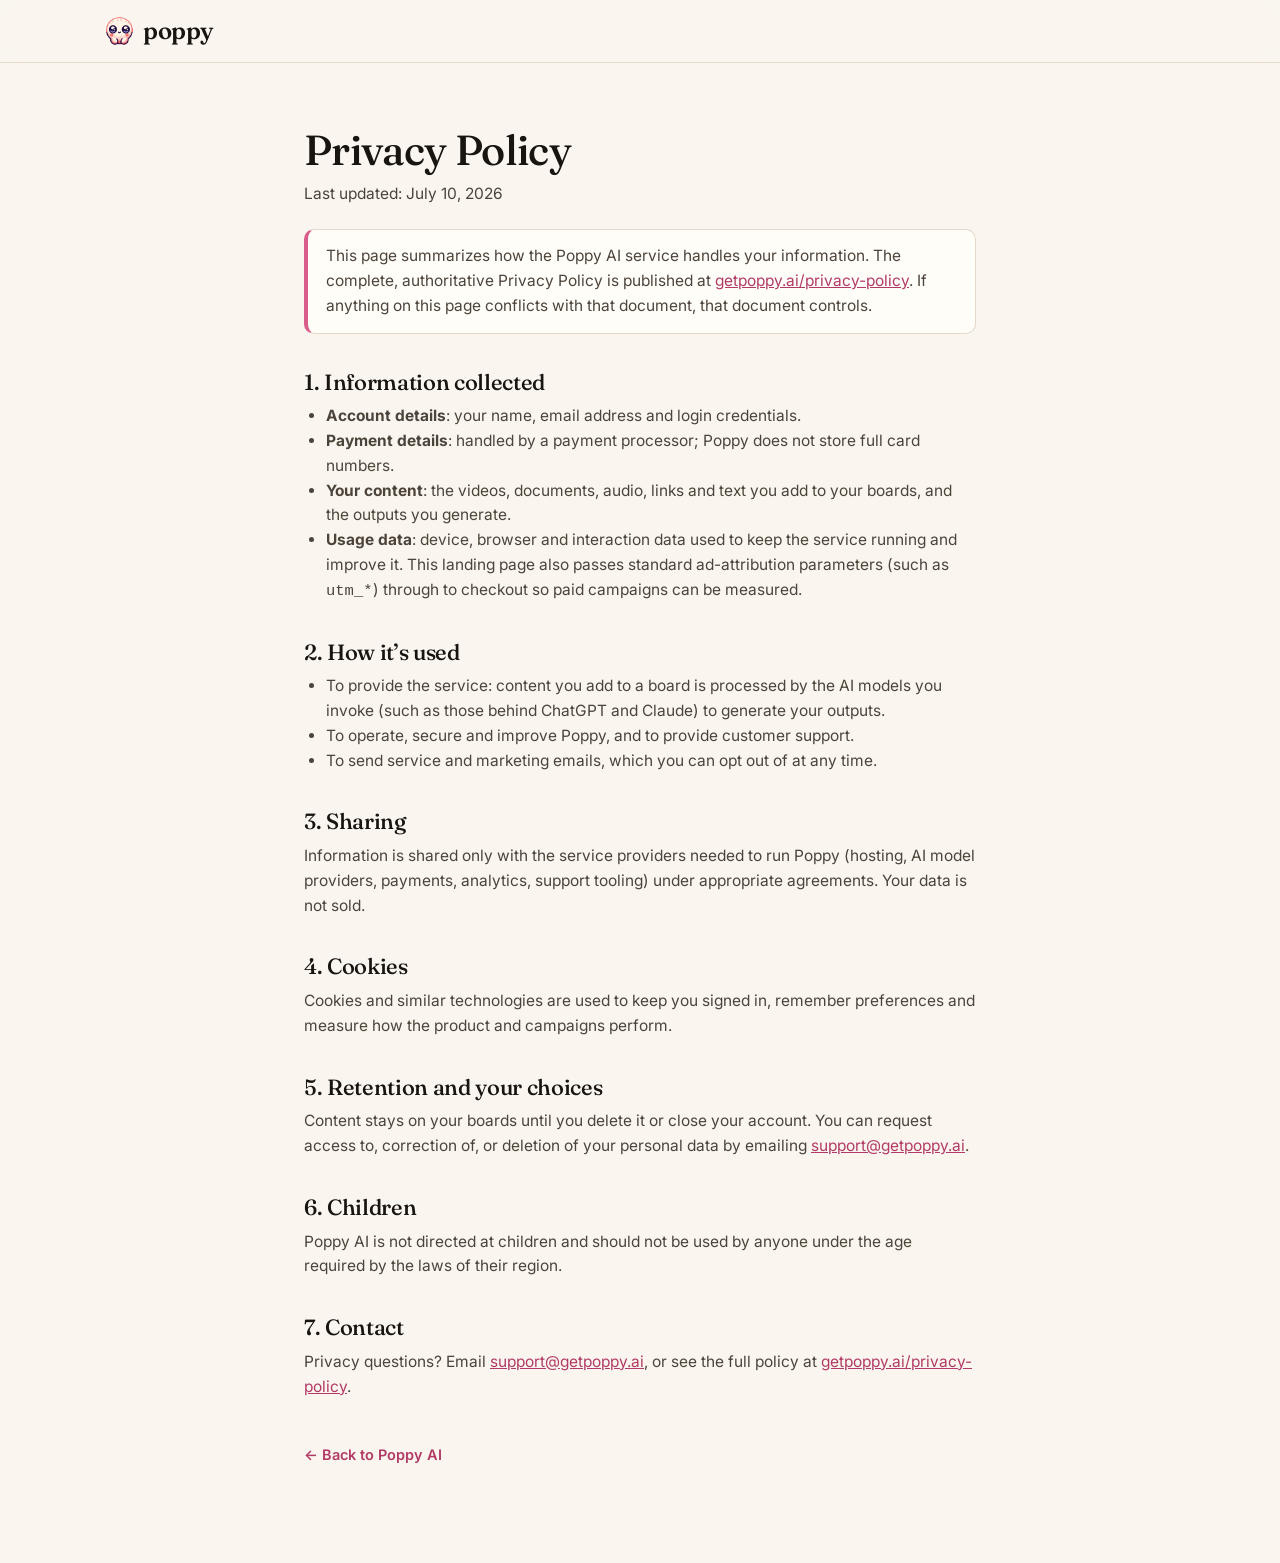
<file: privacy.html>
<!DOCTYPE html>
<html lang="en">
<head>
<meta charset="UTF-8">
<meta name="viewport" content="width=device-width, initial-scale=1.0">
<title>Privacy Policy · Poppy AI</title>
<meta name="description" content="Privacy Policy for Poppy AI.">
<meta name="robots" content="noindex">
<meta name="theme-color" content="#faf6ef">
<link rel="icon" type="image/png" href="poppy-logo.png">
<link rel="preconnect" href="https://fonts.googleapis.com">
<link rel="preconnect" href="https://fonts.gstatic.com" crossorigin>
<link href="https://fonts.googleapis.com/css2?family=Fraunces:opsz,wght@9..144,400;9..144,500;9..144,600&family=Inter:wght@400;500;600;700&display=swap" rel="stylesheet">
<link rel="stylesheet" href="styles.css">
</head>
<body>

<header class="nav">
  <div class="nav-inner">
    <a class="logo" href="index.html" aria-label="Poppy AI">
      <img class="logo-img" src="poppy-logo.png" alt="" width="30" height="30">
      poppy
    </a>
  </div>
</header>

<main class="wrap wrap-narrow legal">
  <h1>Privacy Policy</h1>
  <p class="legal-updated">Last updated: July 10, 2026</p>

  <p class="legal-note">This page summarizes how the Poppy AI service handles your information. The
  complete, authoritative Privacy Policy is published at
  <a href="https://getpoppy.ai/privacy-policy" target="_blank" rel="noopener">getpoppy.ai/privacy-policy</a>.
  If anything on this page conflicts with that document, that document controls.</p>

  <h2>1. Information collected</h2>
  <ul>
    <li><strong>Account details</strong>: your name, email address and login credentials.</li>
    <li><strong>Payment details</strong>: handled by a payment processor; Poppy does not store full
    card numbers.</li>
    <li><strong>Your content</strong>: the videos, documents, audio, links and text you add to your
    boards, and the outputs you generate.</li>
    <li><strong>Usage data</strong>: device, browser and interaction data used to keep the service
    running and improve it. This landing page also passes standard ad-attribution parameters
    (such as <code>utm_*</code>) through to checkout so paid campaigns can be measured.</li>
  </ul>

  <h2>2. How it’s used</h2>
  <ul>
    <li>To provide the service: content you add to a board is processed by the AI models you invoke
    (such as those behind ChatGPT and Claude) to generate your outputs.</li>
    <li>To operate, secure and improve Poppy, and to provide customer support.</li>
    <li>To send service and marketing emails, which you can opt out of at any time.</li>
  </ul>

  <h2>3. Sharing</h2>
  <p>Information is shared only with the service providers needed to run Poppy (hosting, AI model
  providers, payments, analytics, support tooling) under appropriate agreements. Your data is not
  sold.</p>

  <h2>4. Cookies</h2>
  <p>Cookies and similar technologies are used to keep you signed in, remember preferences and
  measure how the product and campaigns perform.</p>

  <h2>5. Retention and your choices</h2>
  <p>Content stays on your boards until you delete it or close your account. You can request access
  to, correction of, or deletion of your personal data by emailing
  <a href="mailto:support@getpoppy.ai">support@getpoppy.ai</a>.</p>

  <h2>6. Children</h2>
  <p>Poppy AI is not directed at children and should not be used by anyone under the age required by
  the laws of their region.</p>

  <h2>7. Contact</h2>
  <p>Privacy questions? Email <a href="mailto:support@getpoppy.ai">support@getpoppy.ai</a>, or see the
  full policy at
  <a href="https://getpoppy.ai/privacy-policy" target="_blank" rel="noopener">getpoppy.ai/privacy-policy</a>.</p>

  <a class="legal-back" href="index.html">&larr; Back to Poppy AI</a>
</main>

</body>
</html>
</file>
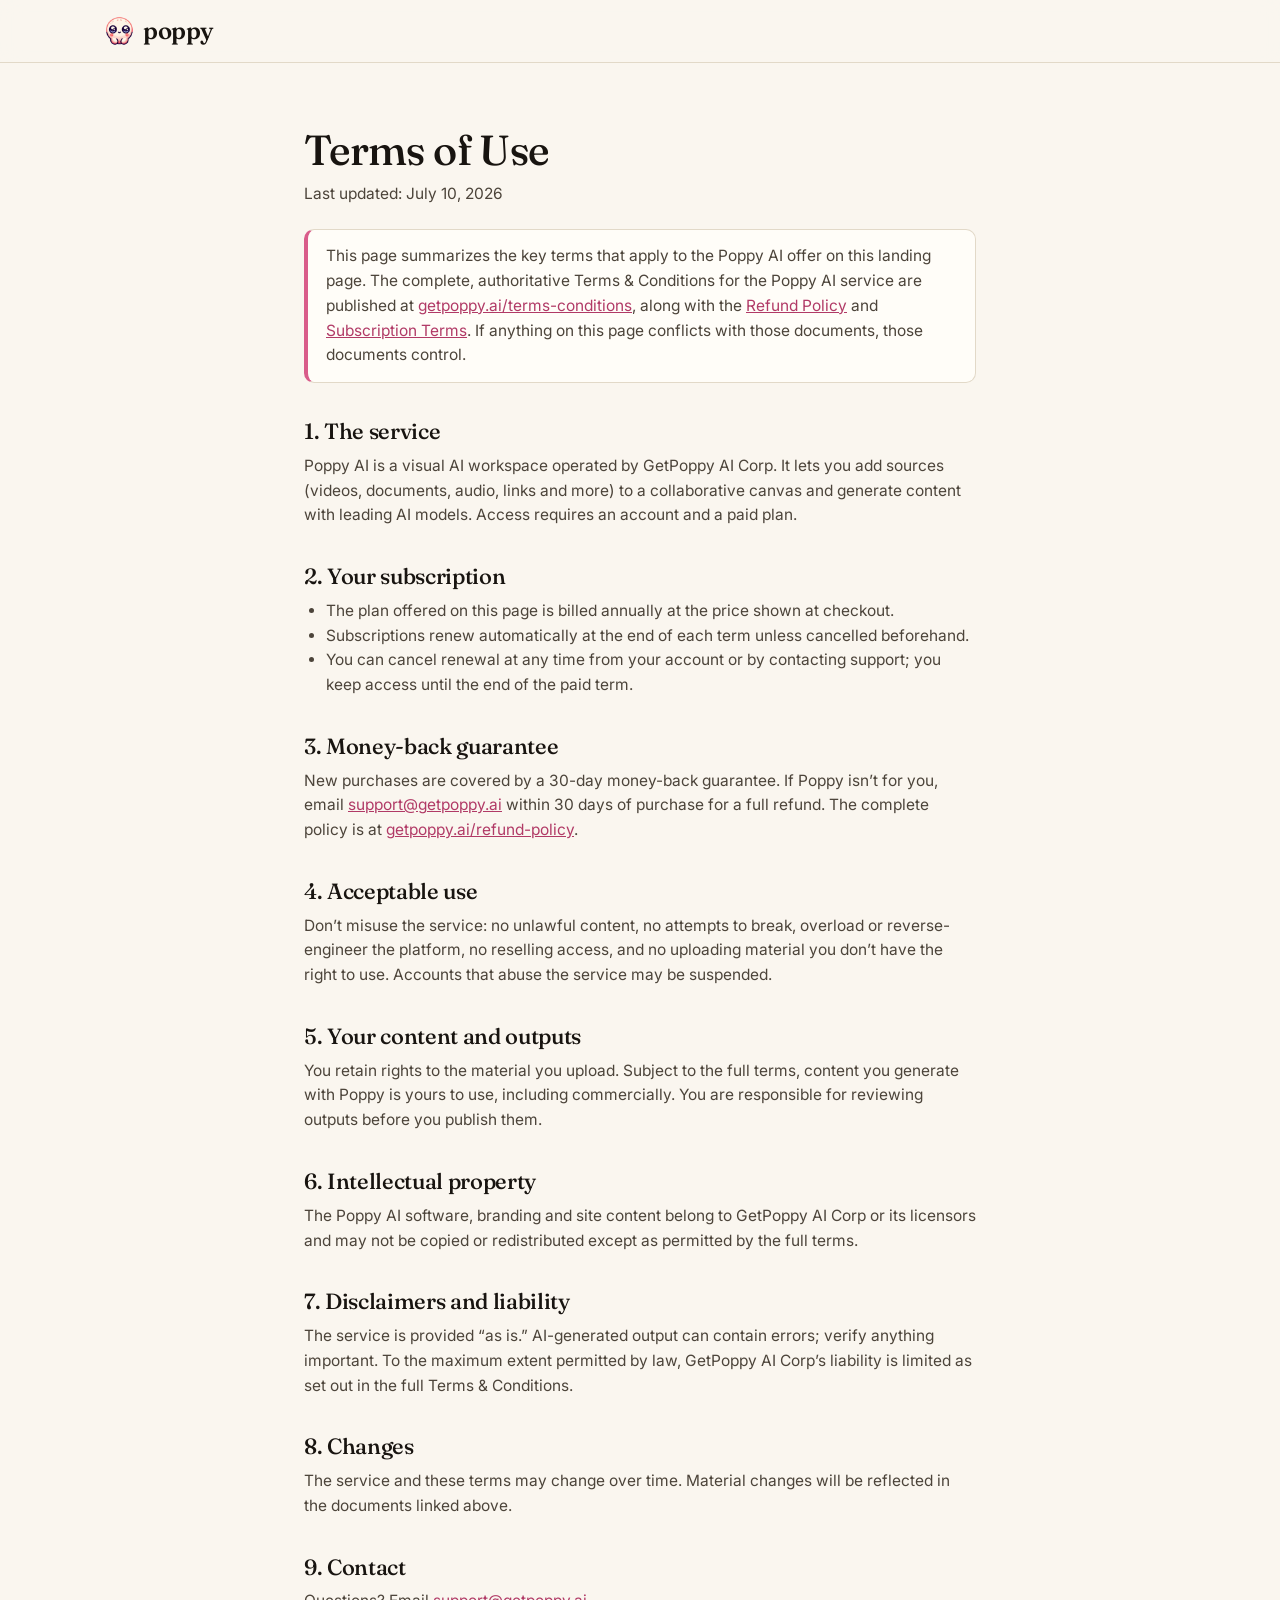
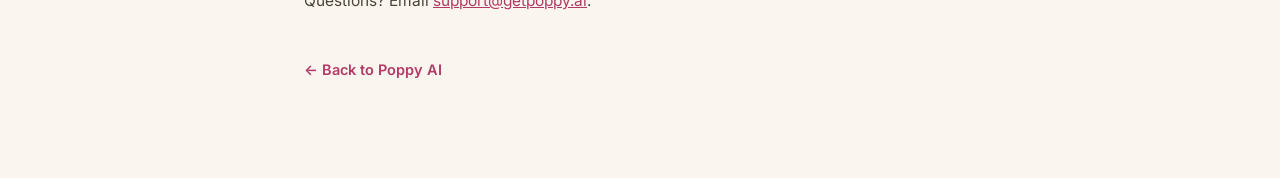
<file: terms.html>
<!DOCTYPE html>
<html lang="en">
<head>
<meta charset="UTF-8">
<meta name="viewport" content="width=device-width, initial-scale=1.0">
<title>Terms of Use · Poppy AI</title>
<meta name="description" content="Terms of Use for Poppy AI.">
<meta name="robots" content="noindex">
<meta name="theme-color" content="#faf6ef">
<link rel="icon" type="image/png" href="poppy-logo.png">
<link rel="preconnect" href="https://fonts.googleapis.com">
<link rel="preconnect" href="https://fonts.gstatic.com" crossorigin>
<link href="https://fonts.googleapis.com/css2?family=Fraunces:opsz,wght@9..144,400;9..144,500;9..144,600&family=Inter:wght@400;500;600;700&display=swap" rel="stylesheet">
<link rel="stylesheet" href="styles.css">
</head>
<body>

<header class="nav">
  <div class="nav-inner">
    <a class="logo" href="index.html" aria-label="Poppy AI">
      <img class="logo-img" src="poppy-logo.png" alt="" width="30" height="30">
      poppy
    </a>
  </div>
</header>

<main class="wrap wrap-narrow legal">
  <h1>Terms of Use</h1>
  <p class="legal-updated">Last updated: July 10, 2026</p>

  <p class="legal-note">This page summarizes the key terms that apply to the Poppy AI offer on this
  landing page. The complete, authoritative Terms &amp; Conditions for the Poppy AI service are
  published at <a href="https://getpoppy.ai/terms-conditions" target="_blank" rel="noopener">getpoppy.ai/terms-conditions</a>,
  along with the <a href="https://getpoppy.ai/refund-policy" target="_blank" rel="noopener">Refund Policy</a> and
  <a href="https://getpoppy.ai/subscription-terms" target="_blank" rel="noopener">Subscription Terms</a>.
  If anything on this page conflicts with those documents, those documents control.</p>

  <h2>1. The service</h2>
  <p>Poppy AI is a visual AI workspace operated by GetPoppy AI Corp. It lets you add sources
  (videos, documents, audio, links and more) to a collaborative canvas and generate content with
  leading AI models. Access requires an account and a paid plan.</p>

  <h2>2. Your subscription</h2>
  <ul>
    <li>The plan offered on this page is billed annually at the price shown at checkout.</li>
    <li>Subscriptions renew automatically at the end of each term unless cancelled beforehand.</li>
    <li>You can cancel renewal at any time from your account or by contacting support; you keep
    access until the end of the paid term.</li>
  </ul>

  <h2>3. Money-back guarantee</h2>
  <p>New purchases are covered by a 30-day money-back guarantee. If Poppy isn’t for you, email
  <a href="mailto:support@getpoppy.ai">support@getpoppy.ai</a> within 30 days of purchase for a full
  refund. The complete policy is at
  <a href="https://getpoppy.ai/refund-policy" target="_blank" rel="noopener">getpoppy.ai/refund-policy</a>.</p>

  <h2>4. Acceptable use</h2>
  <p>Don’t misuse the service: no unlawful content, no attempts to break, overload or reverse-engineer
  the platform, no reselling access, and no uploading material you don’t have the right to use.
  Accounts that abuse the service may be suspended.</p>

  <h2>5. Your content and outputs</h2>
  <p>You retain rights to the material you upload. Subject to the full terms, content you generate
  with Poppy is yours to use, including commercially. You are responsible for reviewing outputs
  before you publish them.</p>

  <h2>6. Intellectual property</h2>
  <p>The Poppy AI software, branding and site content belong to GetPoppy AI Corp or its licensors and
  may not be copied or redistributed except as permitted by the full terms.</p>

  <h2>7. Disclaimers and liability</h2>
  <p>The service is provided “as is.” AI-generated output can contain errors; verify anything
  important. To the maximum extent permitted by law, GetPoppy AI Corp’s liability is limited as set
  out in the full Terms &amp; Conditions.</p>

  <h2>8. Changes</h2>
  <p>The service and these terms may change over time. Material changes will be reflected in the
  documents linked above.</p>

  <h2>9. Contact</h2>
  <p>Questions? Email <a href="mailto:support@getpoppy.ai">support@getpoppy.ai</a>.</p>

  <a class="legal-back" href="index.html">&larr; Back to Poppy AI</a>
</main>

</body>
</html>
</file>
<file: styles.css>
/* ============ TOKENS — warm paper + Poppy pink ============ */
:root{
  --paper:#faf6ef;
  --paper-2:#f3ecdf;
  --ink:#181410;
  --ink-soft:#4c443a;
  --pink:#f7b1c7;
  --pink-deep:#d95c8a;
  --rose:#b13a66;
  --blue:#2547f4;
  --line:#e2d9c8;
  --card:#fffdf8;
  --serif:"Fraunces",Georgia,serif;
  --sans:"Inter",-apple-system,BlinkMacSystemFont,sans-serif;
  --mono:ui-monospace,"SF Mono",Menlo,Consolas,monospace;
  --shadow:0 1px 2px rgba(24,20,16,.06),0 8px 24px -12px rgba(24,20,16,.18);
  --radius:14px;
}
*{margin:0;padding:0;box-sizing:border-box}
html{scroll-behavior:smooth;background:var(--paper)}
body{
  font-family:var(--sans);
  background:transparent;
  color:var(--ink);
  line-height:1.6;
  font-size:16.5px;
  -webkit-font-smoothing:antialiased;
}

/* ---- scroll-story background layer ---- */
#bg-story{
  position:fixed;inset:0;width:100vw;height:100vh;
  z-index:-1;pointer-events:none;
}

/* ---- story rail ---- */
.story-rail{
  position:fixed;right:28px;top:50%;transform:translateY(-50%);
  z-index:40;display:flex;flex-direction:column;gap:30px;
}
.story-rail::before{
  content:"";position:absolute;left:4.5px;top:12px;bottom:12px;
  width:1px;background:var(--line);
}
.story-stage{display:flex;align-items:center;gap:12px;position:relative}
.story-dot{
  width:10px;height:10px;border-radius:50%;flex-shrink:0;
  background:var(--paper);border:1.5px solid #c9bda8;
  transition:background .4s ease,border-color .4s ease,box-shadow .4s ease;
}
.story-label{
  font-family:var(--mono);font-size:11px;letter-spacing:.08em;
  color:#a89d8d;transition:color .4s ease;
}
.story-stage.on .story-dot{
  background:var(--pink-deep);border-color:var(--pink-deep);
  box-shadow:0 0 10px rgba(217,92,138,.55);
}
.story-stage.on .story-label{color:var(--rose)}
@media (max-width:1240px){.story-rail{display:none}}
::selection{background:var(--pink);color:var(--ink)}
.wrap{max-width:1120px;margin:0 auto;padding:0 24px}
.wrap-narrow{max-width:720px}
h1,h2,h3{line-height:1.12;letter-spacing:-.015em}
em{font-family:var(--serif);font-style:italic}
mark{background:linear-gradient(transparent 55%, #ffd1e2 55%);color:inherit;padding:0 2px;font-weight:600}

/* ============ BUTTONS — light Poppy pink ============ */
.btn{
  display:inline-block;
  background:var(--pink);
  color:var(--ink);
  font-weight:700;
  text-decoration:none;
  padding:13px 26px;
  border-radius:999px;
  border:1.5px solid var(--pink-deep);
  box-shadow:0 2px 0 var(--pink-deep),0 10px 20px -10px rgba(217,92,138,.5);
  transition:transform .15s ease,box-shadow .15s ease,filter .15s ease;
  white-space:nowrap;
  cursor:pointer;
}
.btn:hover{transform:translateY(-2px);filter:brightness(1.03);box-shadow:0 4px 0 var(--pink-deep),0 14px 26px -10px rgba(217,92,138,.55)}
.btn:active{transform:translateY(0);box-shadow:0 1px 0 var(--pink-deep)}
.btn-sm{padding:9px 20px;font-size:14.5px}
.btn.pulse{animation:cta-pulse 1.1s ease-out 2}
@keyframes cta-pulse{
  0%{box-shadow:0 2px 0 var(--pink-deep),0 10px 20px -10px rgba(217,92,138,.5),0 0 0 0 rgba(217,92,138,.4)}
  100%{box-shadow:0 2px 0 var(--pink-deep),0 10px 20px -10px rgba(217,92,138,.5),0 0 0 20px rgba(217,92,138,0)}
}
.btn-lg{padding:16px 34px;font-size:17.5px}
.btn-block{display:block;text-align:center}

/* ============ ANNOUNCEMENT BAR ============ */
.announce{
  background:var(--ink);text-align:center;
  padding:9px 16px;font-size:13.5px;
}
.announce a{color:var(--paper);text-decoration:none;font-weight:500}
.announce a:hover{text-decoration:underline}

/* ============ NAV ============ */
.nav{
  position:sticky;top:0;z-index:50;
  background:rgba(250,246,239,.85);
  backdrop-filter:blur(12px);
  border-bottom:1px solid var(--line);
}
.nav-inner{max-width:1120px;margin:0 auto;padding:12px 24px;display:flex;align-items:center;gap:32px}
.logo{
  font-family:var(--serif);font-weight:600;font-size:24px;
  color:var(--ink);text-decoration:none;
  display:flex;align-items:center;gap:9px;letter-spacing:-.02em;
}
.logo-img{display:block;width:30px;height:30px}
.nav-links{margin-left:auto;display:flex;gap:28px}
.nav-links a{color:var(--ink-soft);text-decoration:none;font-size:15px;font-weight:500}
.nav-links a:hover{color:var(--ink)}

/* ============ HERO ============ */
.hero{padding:68px 0 88px;overflow:hidden}
.hero-grid{display:grid;grid-template-columns:1.05fr .95fr;gap:56px;align-items:center}
.eyebrow{
  display:inline-block;font-size:13px;font-weight:600;letter-spacing:.08em;
  text-transform:uppercase;color:var(--rose);
  border:1px solid rgba(217,92,138,.4);
  border-radius:999px;padding:6px 14px;margin-bottom:22px;background:#fff;
}
.hero h1{font-family:var(--serif);font-weight:500;font-size:clamp(34px,4.6vw,54px)}
.hero h1 em{color:var(--rose)}
.lede{font-size:19px;color:var(--ink-soft);margin:22px 0 30px;max-width:34em}
.cta-note{font-size:14px;color:var(--ink-soft);margin-top:12px}

/* ---- low-friction email form ---- */
.cta-form{
  display:flex;gap:10px;max-width:530px;
  background:#fff;border:1.5px solid var(--line);border-radius:999px;
  padding:6px;box-shadow:var(--shadow);
}
.cta-form input{
  flex:1;min-width:0;border:none;outline:none;background:transparent;
  font-family:var(--sans);font-size:16px;padding:8px 8px 8px 18px;color:var(--ink);
}
.cta-form input::placeholder{color:#a89d8d}
.cta-form .btn{border-radius:999px;flex-shrink:0}
.cta-form:focus-within{border-color:var(--pink-deep)}

/* ---- proof row: Trustpilot + demo link ---- */
.hero-proof{display:flex;align-items:center;gap:26px;flex-wrap:wrap;margin-top:26px}
.tp-badge{
  display:inline-flex;align-items:center;gap:9px;
  text-decoration:none;color:var(--ink);font-size:14.5px;
}
.tp-badge:hover .tp-meta{text-decoration:underline}
.tp-star{
  width:26px;height:26px;border-radius:5px;background:#00b67a;
  display:inline-flex;align-items:center;justify-content:center;flex-shrink:0;
}
.tp-badge strong{font-weight:700;letter-spacing:-.01em}
.tp-meta{color:var(--ink-soft)}
.demo-link{
  display:inline-flex;align-items:center;gap:9px;
  background:none;border:none;cursor:pointer;
  font-family:var(--sans);font-size:14.5px;font-weight:600;color:var(--ink);
  padding:0;
}
.demo-link:hover{color:var(--rose)}
.demo-link-btn{
  width:26px;height:26px;border-radius:50%;background:var(--pink);color:var(--ink);
  border:1px solid var(--pink-deep);
  display:inline-flex;align-items:center;justify-content:center;flex-shrink:0;
}
.demo-link-btn svg{margin-left:1.5px}

/* ---- logo bar ---- */
.logo-bar{
  display:flex;align-items:center;justify-content:center;gap:40px;flex-wrap:wrap;
  margin-top:56px;
}
.logo-bar-label{font-size:13px;color:var(--ink-soft);letter-spacing:.05em;text-transform:uppercase;font-weight:600}
.brand{
  display:inline-flex;align-items:center;gap:8px;
  font-weight:700;font-size:21px;letter-spacing:-.02em;
  color:#8a7f6e;opacity:.9;
}
.brand-notion{font-family:var(--sans)}
.brand-speechify{font-weight:600}
.brand-whop{font-weight:800}

/* ---- scroll cue ---- */
.scroll-cue{
  display:flex;justify-content:center;margin-top:44px;
  color:var(--pink-deep);opacity:.8;
}
.scroll-cue svg{animation:cue-bob 1.8s ease-in-out infinite}
.scroll-cue:hover{opacity:1}
@keyframes cue-bob{0%,100%{transform:translateY(0)}50%{transform:translateY(8px)}}

/* ---- stats bar ---- */
.stats{padding:0;background:transparent}
.stats-grid{
  display:grid;grid-template-columns:repeat(4,1fr);gap:18px;
  border-top:1px solid var(--line);border-bottom:1px solid var(--line);
  padding-top:34px;padding-bottom:34px;
}
.stat{text-align:center}
.stat strong{
  display:block;font-family:var(--serif);font-weight:500;
  font-size:clamp(26px,3vw,38px);letter-spacing:-.02em;color:var(--rose);
}
.stat span{font-size:13.5px;color:var(--ink-soft)}

/* ---- interactive canvas board ---- */
.hero-visual{position:relative}
.canvas{
  position:relative;height:462px;
  background:
    radial-gradient(circle, #d9d0bf 1px, transparent 1px) 0 0/22px 22px,
    var(--card);
  border:1px solid var(--line);border-radius:20px;
  box-shadow:var(--shadow);
  overflow:hidden;
}
.board-toolbar{
  position:absolute;top:10px;left:10px;right:10px;z-index:3;
  background:rgba(255,253,248,.92);backdrop-filter:blur(6px);
  border:1px solid var(--line);border-radius:12px;
  padding:8px 12px 10px;
}
.board-hint{
  display:block;font-family:var(--mono);font-size:10.5px;letter-spacing:.05em;
  color:#a89d8d;margin-bottom:7px;text-transform:uppercase;
}
.chip-row{display:flex;gap:7px;flex-wrap:wrap}
.tag-icon{vertical-align:-1.5px;margin-right:1px}
.chip{
  font-family:var(--sans);font-size:12px;font-weight:600;
  background:#fff;color:var(--ink-soft);
  border:1px solid var(--line);border-radius:999px;
  padding:5px 12px;cursor:pointer;
  transition:background .15s ease,color .15s ease,border-color .15s ease,transform .15s ease;
}
.chip:hover{border-color:var(--pink-deep);color:var(--ink);transform:translateY(-1px)}
.chip.on{background:var(--pink);color:var(--ink);border-color:var(--pink-deep)}
.canvas-lines{position:absolute;inset:0;width:100%;height:100%;z-index:1}
.canvas-lines path{
  stroke:var(--pink-deep);stroke-width:2;stroke-dasharray:6 6;opacity:0;
  transition:opacity .4s ease;
}
.canvas-lines path.on{opacity:.6;animation:line-flow 1s linear infinite}
@keyframes line-flow{to{stroke-dashoffset:-12}}
.node{
  position:absolute;background:#fff;border:1px solid var(--line);
  border-radius:12px;padding:11px 13px;font-size:12.5px;
  box-shadow:var(--shadow);line-height:1.4;z-index:2;
}
.node[data-slot]{
  opacity:0;transform:scale(.6);pointer-events:none;
  transition:opacity .35s cubic-bezier(.34,1.56,.64,1),transform .35s cubic-bezier(.34,1.56,.64,1);
}
.node[data-slot].on{opacity:1;transform:scale(1) var(--tilt,rotate(0deg))}
.node-tag{
  display:inline-block;font-size:10px;font-weight:700;letter-spacing:.04em;
  background:#111;color:#fff;border-radius:5px;padding:2px 8px;margin-bottom:7px;
}
.tag-pdf{background:var(--pink-deep)}
.tag-voice{background:var(--blue)}
.tag-reel{background:#2f8a5d}
.node-video{top:64px;left:14px;width:158px;--tilt:rotate(-1.5deg)}
.node-video .thumb{height:64px;border-radius:8px;background:linear-gradient(135deg,#2a2118,#5c452c);margin-bottom:7px;position:relative}
.node-video .thumb::after{content:"";position:absolute;inset:0;margin:auto;width:0;height:0;border-left:13px solid #fff;border-top:8px solid transparent;border-bottom:8px solid transparent}
.node-pdf{top:194px;left:10px;width:158px;--tilt:rotate(1deg)}
.node-pdf span{color:var(--ink-soft);font-size:11px}
.node-voice{top:298px;left:22px;width:152px;--tilt:rotate(-1deg)}
.wave{display:flex;align-items:center;gap:3px;height:24px}
.wave i{width:3px;background:var(--blue);border-radius:2px;animation:wave 1.1s ease-in-out infinite}
.wave i:nth-child(odd){height:60%}
.wave i:nth-child(even){height:100%}
.wave i:nth-child(3n){height:35%;animation-delay:.2s}
.wave i:nth-child(4n){animation-delay:.4s}
@keyframes wave{0%,100%{transform:scaleY(1)}50%{transform:scaleY(.5)}}
.node-reel{top:368px;left:192px;width:150px;--tilt:rotate(1.2deg)}
.node-chat{top:88px;right:12px;width:220px;padding:0;overflow:hidden}
.chat-head{
  font-size:10.5px;font-weight:600;padding:8px 11px;border-bottom:1px solid var(--line);
  display:flex;align-items:center;gap:7px;background:var(--paper);color:var(--ink-soft);
}
.chat-head img{flex-shrink:0}
.chat-bubble{margin:9px 11px;padding:8px 11px;border-radius:10px;font-size:11.8px}
.chat-bubble.user{background:var(--paper-2)}
.chat-bubble.ai{
  background:#fdeef4;border:1px solid #f2c3d4;
  min-height:38px;white-space:pre-line;
}
.gen-btn{
  display:block;width:calc(100% - 22px);margin:4px 11px 11px;
  background:var(--pink);color:var(--ink);border:1px solid var(--pink-deep);
  font-family:var(--sans);font-weight:700;font-size:12.5px;
  border-radius:8px;padding:8px 10px;cursor:pointer;
  transition:transform .15s ease,filter .15s ease;
}
.gen-btn:hover{transform:translateY(-1px);filter:brightness(1.04)}
.gen-btn:active{transform:translateY(0)}
.cursor{
  position:absolute;display:flex;align-items:center;gap:4px;font-size:11px;font-weight:600;z-index:2;
}
.cursor span{background:#fff;border:1px solid var(--line);border-radius:999px;padding:1px 8px;box-shadow:var(--shadow)}
.cursor-a{top:60px;right:250px;animation:drift-a 7s ease-in-out infinite}
.cursor-b{bottom:44px;right:44px;animation:drift-b 9s ease-in-out infinite}
@keyframes drift-a{0%,100%{transform:translate(0,0)}50%{transform:translate(-30px,24px)}}
@keyframes drift-b{0%,100%{transform:translate(0,0)}50%{transform:translate(22px,-30px)}}
.typing-caret::after{content:"";display:inline-block;width:2px;height:1em;vertical-align:-2px;margin-left:1px;background:var(--pink-deep);animation:blink 1s step-end infinite}
@keyframes blink{50%{opacity:0}}

/* ============ SECTIONS ============ */
section{padding:88px 0}
.section-title{
  font-family:var(--serif);font-weight:500;
  font-size:clamp(28px,3.4vw,40px);max-width:22em;
}
.section-sub{color:var(--ink-soft);font-size:18px;margin-top:14px;max-width:36em}

/* ---- mono section tags ---- */
.sec-tag{
  font-family:var(--mono);font-size:12.5px;letter-spacing:.06em;
  color:var(--rose);margin-bottom:14px;
}
.sec-tag-dark{color:var(--pink)}

/* ---- pain: old way vs new way ---- */
.pain{background:rgba(243,236,223,.72);border-top:1px solid var(--line);border-bottom:1px solid var(--line)}
.ways-grid{display:grid;grid-template-columns:1fr 1fr;gap:20px;margin-top:44px}
.way{
  border-radius:var(--radius);padding:30px 28px;
  border:1px solid var(--line);box-shadow:var(--shadow);
}
.way-old{background:#faeaef;border-color:#eec3d2}
.way-new{background:var(--card)}
.way-label{
  display:inline-block;font-family:var(--mono);font-size:12px;font-weight:600;
  letter-spacing:.05em;text-transform:uppercase;
  border-radius:999px;padding:5px 13px;margin-bottom:16px;
}
.way-old .way-label{background:#f4cfdd;color:var(--rose)}
.way-new .way-label{background:#e3ecdd;color:#3a5a40}
.way h3{font-size:21px;margin-bottom:14px}
.way ul{list-style:none}
.way li{
  padding:8px 0 8px 30px;position:relative;
  font-size:15.5px;color:var(--ink-soft);line-height:1.5;
}
.way li::before{
  position:absolute;left:2px;top:8px;
  font-weight:700;font-size:15px;
}
.way-old li::before{content:"✗";color:var(--rose)}
.way-new li::before{content:"✓";color:#3a5a40}

/* ---- benefits ---- */
.benefits{background:transparent}
.benefits-grid{display:grid;grid-template-columns:repeat(3,1fr);gap:36px;margin-top:52px}
.benefit-icon{
  width:46px;height:46px;border-radius:14px;background:var(--pink);color:var(--ink);
  border:1px solid var(--pink-deep);
  display:flex;align-items:center;justify-content:center;margin-bottom:18px;
  box-shadow:0 8px 20px -8px rgba(217,92,138,.45);
}
.benefit h3{font-size:20px;margin-bottom:9px}
.benefit p{color:var(--ink-soft);font-size:15.5px}
.pain-pivot{
  margin-top:48px;font-size:clamp(20px,2.4vw,26px);
  font-family:var(--serif);max-width:28em;
}
.pain-pivot em{color:var(--rose)}

/* ---- how ---- */
.steps{display:grid;grid-template-columns:repeat(3,1fr);gap:36px;margin-top:52px}
.steps{counter-reset:stepn}
.step{position:relative;counter-increment:stepn}
.step::before{
  content:"0" counter(stepn);
  position:absolute;top:-38px;right:-6px;
  font-family:var(--serif);font-weight:500;font-size:130px;line-height:1;
  color:rgba(24,20,16,.055);pointer-events:none;
}
.step-badge{
  width:40px;height:40px;border-radius:50%;background:var(--ink);color:var(--paper);
  font-family:var(--serif);font-size:19px;display:flex;align-items:center;justify-content:center;
  margin-bottom:18px;
}
.step h3{font-size:20px;margin-bottom:10px}
.step p{color:var(--ink-soft);font-size:15.5px}

/* ---- uses (dark bento) ---- */
.uses{
  background:
    radial-gradient(ellipse 60% 45% at 50% 0%, rgba(217,92,138,.16), transparent),
    radial-gradient(circle, rgba(250,246,239,.07) 1px, transparent 1px) 0 0/26px 26px,
    var(--ink);
  color:var(--paper);
  border-radius:32px;margin:24px 18px;overflow:hidden;
}
.uses .section-title{color:var(--paper)}
.uses-sub{color:rgba(250,246,239,.6);font-size:17px;margin-top:12px}
.grad{color:#f8c0d2}
.uses-grid{display:grid;grid-template-columns:repeat(3,1fr);gap:16px;margin-top:48px}
.use{
  position:relative;
  border:1px solid rgba(250,246,239,.14);border-radius:var(--radius);
  padding:26px 24px;background:rgba(250,246,239,.04);
  overflow:hidden;
}
.use::before{
  content:"";position:absolute;inset:0;border-radius:inherit;
  background:radial-gradient(220px circle at var(--mx,50%) var(--my,50%), rgba(247,177,199,.16), transparent 65%);
  opacity:0;transition:opacity .25s ease;pointer-events:none;
}
.use:hover::before{opacity:1}
.use:hover{border-color:rgba(247,177,199,.45)}
.use h3{font-family:var(--serif);font-weight:500;font-size:21px;margin-bottom:8px;color:#f8c0d2}
.use p{font-size:15px;color:rgba(250,246,239,.75)}
.use em{color:var(--paper)}
.use-wide{grid-column:span 2;display:flex;flex-direction:column}
.use-term{
  margin-top:auto;padding-top:18px;
  font-family:var(--mono);font-size:12.5px;line-height:2;
  color:rgba(250,246,239,.65);
  display:flex;flex-direction:column;
}
.term-prompt{color:#f06a9b;margin-right:8px}
.term-ok{color:#5fd39a}

/* ---- results marquee ---- */
.marquee{
  overflow:hidden;background:var(--ink);
  padding:16px 0;border-top:1px solid var(--line);
}
.marquee-track{
  display:flex;align-items:center;gap:34px;width:max-content;
  animation:marquee 36s linear infinite;
}
.marquee:hover .marquee-track{animation-play-state:paused}
.marquee span{
  font-family:var(--serif);font-size:17px;color:var(--paper);
  white-space:nowrap;
}
.marquee i{color:var(--pink);font-style:normal;font-size:13px}
@keyframes marquee{to{transform:translateX(-50%)}}

/* ---- video testimonials ---- */
.vt-grid{
  display:grid;grid-template-columns:repeat(4,1fr);gap:16px;
  margin-top:48px;
}
.vt-card{
  display:flex;flex-direction:column;text-align:left;
  background:var(--card);border:1px solid var(--line);border-radius:var(--radius);
  padding:0;overflow:hidden;cursor:pointer;
  font-family:var(--sans);color:var(--ink);
  box-shadow:var(--shadow);
  transition:transform .2s ease,border-color .2s ease,box-shadow .2s ease;
}
.vt-card:hover{transform:translateY(-4px);border-color:var(--pink-deep);box-shadow:0 2px 4px rgba(24,20,16,.06),0 16px 34px -14px rgba(217,92,138,.35)}
.vt-thumb{position:relative;display:block;aspect-ratio:16/9;overflow:hidden;background:#161311}
.vt-thumb img{width:100%;height:100%;object-fit:cover;display:block;transition:transform .3s ease}
.vt-card:hover .vt-thumb img{transform:scale(1.04)}
.vt-playbtn{
  position:absolute;inset:0;margin:auto;width:46px;height:46px;
  border-radius:50%;background:var(--pink);color:var(--ink);
  border:1px solid var(--pink-deep);
  display:flex;align-items:center;justify-content:center;
  box-shadow:0 8px 24px rgba(24,20,16,.45);
  transition:transform .2s ease;
}
.vt-playbtn svg{margin-left:2px}
.vt-card:hover .vt-playbtn{transform:scale(1.1)}
.vt-meta{display:flex;flex-direction:column;gap:3px;padding:14px 16px 16px}
.vt-meta strong{font-size:14.5px;font-weight:600;line-height:1.35}
.vt-meta span{font-size:12.5px;color:var(--ink-soft)}

/* ---- results masonry ---- */
.masonry{columns:3;column-gap:20px;margin-top:44px}
.t-card{
  break-inside:avoid;background:var(--card);border:1px solid var(--line);
  border-radius:var(--radius);padding:26px;margin-bottom:20px;box-shadow:var(--shadow);
}
.t-card:nth-child(3n+1){transform:rotate(-.4deg)}
.t-card:nth-child(3n+2){transform:rotate(.35deg)}
.t-card blockquote{font-family:var(--serif);font-size:19px;line-height:1.45}
.t-accent{background:#fdeef4;border-color:#f2c3d4}
.t-card figcaption{display:flex;align-items:center;gap:12px;margin-top:18px}
.t-card figcaption div{display:flex;flex-direction:column;line-height:1.35}
.t-card strong{font-size:14.5px}
.t-card figcaption span:not(.avatar){font-size:13px;color:var(--ink-soft)}
.avatar{
  width:38px;height:38px;border-radius:50%;flex-shrink:0;
  display:flex;align-items:center;justify-content:center;
  color:#fff;font-weight:700;font-size:15px;
}
.av-1{background:#3a5a40}.av-2{background:var(--pink-deep)}.av-3{background:#6d5a8f}
.av-4{background:#1f4e79}.av-5{background:#a75d2b}.av-6{background:#31708e}.av-7{background:#7a3b4f}

/* ---- founder ---- */
.founder{background:transparent}
.founder-grid{display:grid;grid-template-columns:1fr 1.1fr;gap:56px;align-items:center}
.founder-video{
  position:relative;display:block;width:100%;aspect-ratio:16/10;border-radius:18px;
  background:#161311;
  border:1px solid var(--line);box-shadow:var(--shadow);
  overflow:hidden;cursor:pointer;padding:0;
}
.founder-poster{position:absolute;inset:0;width:100%;height:100%;object-fit:cover;opacity:.9;transition:opacity .2s ease,transform .3s ease}
.founder-video:hover .founder-poster{opacity:1;transform:scale(1.02)}
.founder-video::after{
  content:"";position:absolute;inset:0;
  background:linear-gradient(to top, rgba(22,19,17,.5), transparent 45%);
}
.play-btn{
  position:absolute;inset:0;margin:auto;width:74px;height:74px;z-index:1;
  border-radius:50%;background:var(--pink);color:var(--ink);
  border:1.5px solid var(--pink-deep);
  display:flex;align-items:center;justify-content:center;
  box-shadow:0 8px 30px rgba(0,0,0,.4);
  transition:transform .2s ease;
}
.founder-video:hover .play-btn{transform:scale(1.08)}
.play-btn svg{margin-left:4px}
.founder-video-tag{
  position:absolute;left:16px;bottom:14px;z-index:1;
  background:rgba(250,246,239,.92);border-radius:999px;padding:5px 14px;
  font-size:12.5px;font-weight:600;color:var(--ink);
}
.founder-copy blockquote{
  font-family:var(--serif);font-size:clamp(21px,2.4vw,27px);line-height:1.4;
  margin:18px 0 20px;
}
.founder-sig{font-size:15px;color:var(--ink-soft)}
.founder-sig strong{color:var(--ink)}

/* ---- pricing ---- */
.pricing{background:rgba(243,236,223,.72);border-top:1px solid var(--line);border-bottom:1px solid var(--line)}
.pricing-grid{display:grid;grid-template-columns:1fr 1fr;gap:60px;align-items:start}
.replace-list{list-style:none;margin:34px 0;max-width:26em}
.replace-list li{
  display:flex;justify-content:space-between;padding:12px 2px;
  border-bottom:1px dashed var(--line);font-size:16px;
}
.replace-list s{color:var(--ink-soft)}
.replace-list .total{font-weight:700;border-bottom:none;padding-top:16px}
.replace-list .total s{color:var(--rose)}
.guarantee{
  background:var(--card);border:1px solid var(--line);border-left:4px solid var(--pink-deep);
  border-radius:10px;padding:18px 20px;font-size:15px;color:var(--ink-soft);max-width:30em;
}
.guarantee strong{color:var(--ink)}
.price-card{
  background:var(--card);border:1.5px solid var(--ink);border-radius:20px;
  padding:38px 36px;box-shadow:6px 6px 0 var(--ink);
}

/* Animated gradient ring on the price card */
@property --angle{syntax:"<angle>";initial-value:0deg;inherits:false}
.price-card.glow{
  border:3px solid transparent;
  background:
    linear-gradient(var(--card),var(--card)) padding-box,
    conic-gradient(from var(--angle),
      var(--pink-deep) 0%, #f8c0d2 22%, var(--blue) 48%, #f8c0d2 72%, var(--pink-deep) 100%) border-box;
  animation:ring-spin 6s linear infinite;
  box-shadow:
    0 10px 40px -12px rgba(217,92,138,.4),
    0 24px 60px -30px rgba(37,71,244,.3);
}
@keyframes ring-spin{to{--angle:360deg}}
.price-label{font-size:13px;font-weight:700;letter-spacing:.07em;text-transform:uppercase;color:var(--rose)}
.price{font-family:var(--serif);font-size:72px;font-weight:500;line-height:1;margin:14px 0 6px}
.price .cur{font-size:34px;vertical-align:super}
.price .per{font-size:20px;color:var(--ink-soft);font-family:var(--sans)}
.price-sub{color:var(--ink-soft);font-size:15px;margin-bottom:24px}
.includes{list-style:none;margin-bottom:28px}
.includes li{
  padding:9px 0 9px 30px;position:relative;font-size:15.5px;
  border-bottom:1px solid var(--paper-2);
}
.includes li::before{
  content:"";position:absolute;left:2px;top:14px;width:16px;height:16px;
  background:var(--pink-deep);border-radius:50%;
  -webkit-mask:url('data:image/svg+xml,<svg xmlns="http://www.w3.org/2000/svg" viewBox="0 0 16 16"><path fill="black" d="M8 0a8 8 0 1 0 0 16A8 8 0 0 0 8 0zm3.6 5.1L7.2 11l-2.8-2.6.9-1 1.8 1.6 3.5-4.7 1 .8z"/></svg>') center/contain no-repeat;
  mask:url('data:image/svg+xml,<svg xmlns="http://www.w3.org/2000/svg" viewBox="0 0 16 16"><path fill="black" d="M8 0a8 8 0 1 0 0 16A8 8 0 0 0 8 0zm3.6 5.1L7.2 11l-2.8-2.6.9-1 1.8 1.6 3.5-4.7 1 .8z"/></svg>') center/contain no-repeat;
}
.price-fine{text-align:center;font-size:13px;color:var(--ink-soft);margin-top:14px}

/* ---- faq ---- */
.faq details{border-bottom:1px solid var(--line)}
.faq .section-title{margin-bottom:36px}
.faq summary{
  cursor:pointer;font-weight:600;font-size:17.5px;padding:20px 36px 20px 0;
  list-style:none;position:relative;
}
.faq summary::-webkit-details-marker{display:none}
.faq summary::after{
  content:"+";position:absolute;right:4px;top:16px;
  font-family:var(--serif);font-size:26px;color:var(--pink-deep);
  transition:transform .2s ease;
}
.faq details[open] summary::after{transform:rotate(45deg)}
.faq details p{padding:0 0 22px;color:var(--ink-soft);max-width:40em}

/* ---- final ---- */
.final{
  background:
    radial-gradient(ellipse 55% 60% at 50% 110%, rgba(217,92,138,.26), transparent),
    radial-gradient(circle, rgba(250,246,239,.06) 1px, transparent 1px) 0 0/26px 26px,
    var(--ink);
  color:var(--paper);text-align:center;padding:110px 0;
  border-radius:32px 32px 0 0;margin:24px 18px 0;overflow:hidden;
}
.final h2{font-family:var(--serif);font-weight:500;font-size:clamp(30px,4vw,46px);letter-spacing:-.015em}
.final p{color:rgba(250,246,239,.72);font-size:18px;margin:20px auto 34px;max-width:32em}
.final-fine{font-size:14px !important;margin-top:18px !important;color:rgba(250,246,239,.55) !important}

.footer{background:var(--ink);border-top:1px solid rgba(250,246,239,.14);color:rgba(250,246,239,.5);font-size:13.5px;overflow:hidden}
.footer-wordmark{
  font-family:var(--serif);font-weight:600;letter-spacing:-.04em;
  font-size:clamp(90px,19vw,270px);line-height:.9;text-align:center;
  color:rgba(250,246,239,.07);user-select:none;
  margin:30px 0 -0.12em;
}
.footer-wordmark span{color:rgba(247,177,199,.4)}
.footer-inner{
  display:flex;justify-content:space-between;align-items:center;gap:20px;flex-wrap:wrap;
  padding-top:22px;padding-bottom:22px;position:relative;
}
.footer-col{display:flex;flex-direction:column;gap:3px}
.footer-contact{color:rgba(250,246,239,.72)}
.footer-links{display:flex;gap:22px}
.footer-links a{color:rgba(250,246,239,.6);text-decoration:none}
.footer-links a:hover{color:var(--paper)}
.footer-social{display:flex;gap:16px}
.footer-social a{color:rgba(250,246,239,.55)}
.footer-social a:hover{color:var(--paper)}

/* ---- sticky mobile CTA ---- */
.sticky-cta{
  display:none;position:fixed;left:0;right:0;bottom:0;z-index:60;
  background:rgba(250,246,239,.96);backdrop-filter:blur(10px);
  border-top:1px solid var(--line);
  padding:10px 16px calc(10px + env(safe-area-inset-bottom));
  align-items:center;justify-content:space-between;gap:12px;
}
.sticky-cta div{display:flex;flex-direction:column;line-height:1.3}
.sticky-cta strong{font-size:15px}
.sticky-cta span{font-size:12px;color:var(--ink-soft)}
.sticky-cta .btn{padding:11px 22px;font-size:15px}

/* ---- scroll-autoplay video + mini player ---- */
.av-slot{position:relative}
.vt-live{cursor:default}
.av-slot[data-autoplay]{cursor:pointer}
.av-wrap{position:absolute;inset:0;z-index:2;background:#000;overflow:hidden;border-radius:inherit}
.av-wrap[hidden]{display:none}
.av-wrap iframe{width:100%;height:100%;border:0;display:block}
.av-wrap.docked{
  position:fixed;inset:auto 20px 20px auto;
  width:min(320px,calc(100vw - 32px));aspect-ratio:16/9;
  z-index:90;border-radius:12px;
  border:1px solid var(--line);
  box-shadow:0 18px 50px rgba(24,20,16,.45);
}
.av-ctrl{position:absolute;top:8px;right:8px;display:flex;gap:6px;z-index:3}
.av-ctrl button{
  width:32px;height:32px;border-radius:50%;
  background:rgba(24,20,16,.72);color:#fff;border:none;cursor:pointer;
  display:flex;align-items:center;justify-content:center;
  font-size:19px;line-height:1;padding:0;
  transition:background .15s ease;
}
.av-ctrl button:hover{background:rgba(24,20,16,.95)}
.av-ctrl .av-mute svg{display:block}
.av-slot.playing .vt-playbtn,
.av-slot.playing .play-btn,
.av-slot.playing .founder-video-tag{display:none}
.founder-video.playing::after{content:none}

/* ---- legal pages (terms.html / privacy.html) ---- */
.legal{padding:64px 24px 96px}
.legal h1{font-family:var(--serif);font-weight:500;font-size:clamp(30px,4vw,42px);margin-bottom:8px}
.legal-updated{font-size:13.5px;color:var(--ink-soft);margin-bottom:8px}
.legal-note{
  background:var(--card);border:1px solid var(--line);border-left:4px solid var(--pink-deep);
  border-radius:10px;padding:14px 18px;font-size:14.5px;color:var(--ink-soft);
  margin:22px 0 34px;
}
.legal h2{font-family:var(--serif);font-weight:500;font-size:22px;margin:36px 0 10px}
.legal p,.legal li{color:var(--ink-soft);font-size:15.5px}
.legal ul{padding-left:22px;margin:10px 0}
.legal a{color:var(--rose)}
.legal-back{display:inline-block;margin-top:44px;font-size:14.5px;font-weight:600;color:var(--rose);text-decoration:none}
.legal-back:hover{text-decoration:underline}

/* ---- video modal ---- */
.video-modal{position:fixed;inset:0;z-index:100;display:flex;align-items:center;justify-content:center;padding:20px}
.video-modal[hidden]{display:none}
.vm-backdrop{position:absolute;inset:0;background:rgba(15,12,10,.86);backdrop-filter:blur(4px)}
.vm-frame{position:relative;width:min(960px,100%);z-index:1}
.vm-embed{aspect-ratio:16/9;border-radius:14px;overflow:hidden;background:#000;box-shadow:0 30px 80px rgba(0,0,0,.6)}
.vm-embed iframe{width:100%;height:100%;border:0;display:block}
.vm-close{
  position:absolute;top:-44px;right:0;
  background:none;border:none;color:var(--paper);font-size:34px;line-height:1;
  cursor:pointer;padding:4px 10px;
}
.vm-close:hover{color:var(--pink)}

/* ---- reveal on scroll ---- */
.reveal{opacity:0;transform:translateY(18px);transition:opacity .55s ease,transform .55s ease}
.reveal.in{opacity:1;transform:none}
@media (prefers-reduced-motion:reduce){
  .reveal{opacity:1;transform:none;transition:none}
  .wave i,.cursor-a,.cursor-b,.scroll-cue svg,
  .price-card.glow,.marquee-track,.btn.pulse,
  .canvas-lines path.on,.typing-caret::after{animation:none}
  .node[data-slot]{transition:none}
}

/* ============ RESPONSIVE ============ */
@media (max-width:960px){
  .hero-grid{grid-template-columns:1fr;gap:48px}
  .steps,.uses-grid{grid-template-columns:1fr 1fr}
  .benefits-grid{grid-template-columns:1fr;gap:28px}
  .masonry{columns:2}
  .vt-grid{grid-template-columns:1fr 1fr}
  .pricing-grid{grid-template-columns:1fr;gap:44px}
  .stats-grid{grid-template-columns:1fr 1fr;gap:26px}
  .founder-grid{grid-template-columns:1fr;gap:36px}
  .use-wide{grid-column:span 2}
}
@media (max-width:620px){
  body{font-size:16px}
  section{padding:64px 0}
  .hero{padding:44px 0 64px}
  .nav-links{display:none}
  .steps,.uses-grid,.ways-grid{grid-template-columns:1fr}
  .use-wide{grid-column:span 1}
  .masonry{columns:1}
  .vt-grid{grid-template-columns:1fr;gap:14px}
  .canvas{height:440px}
  .node-chat{width:196px;right:8px}
  .node-video{width:150px}
  .node-reel{left:150px;top:378px}
  .board-hint{display:none}
  .board-toolbar{padding:8px 10px}
  .lede{font-size:17.5px}
  .btn-lg{width:100%;text-align:center}
  .cta-form{flex-direction:column;border-radius:22px;padding:10px}
  .cta-form input{padding:12px 10px;text-align:center}
  .cta-form .btn{width:100%}
  .hero-proof{gap:16px}
  .logo-bar{gap:22px;margin-top:44px}
  .brand{font-size:17px}
  .announce{font-size:12.5px}
  .scroll-cue{margin-top:32px}
  .sticky-cta{display:flex}
  .final{padding:80px 0;margin:16px 10px 0;border-radius:24px 24px 0 0}
  .uses{margin:16px 10px;border-radius:24px}
  .step::before{font-size:96px;top:-26px}
  .marquee span{font-size:15px}
  .footer-wordmark{font-size:clamp(70px,22vw,120px)}
  .price-card{padding:30px 24px}
  .price{font-size:58px}
  .footer{padding-bottom:76px}
  .vm-close{top:-40px}
  .av-wrap.docked{inset:auto 12px 84px auto;width:236px}
}
</file>
